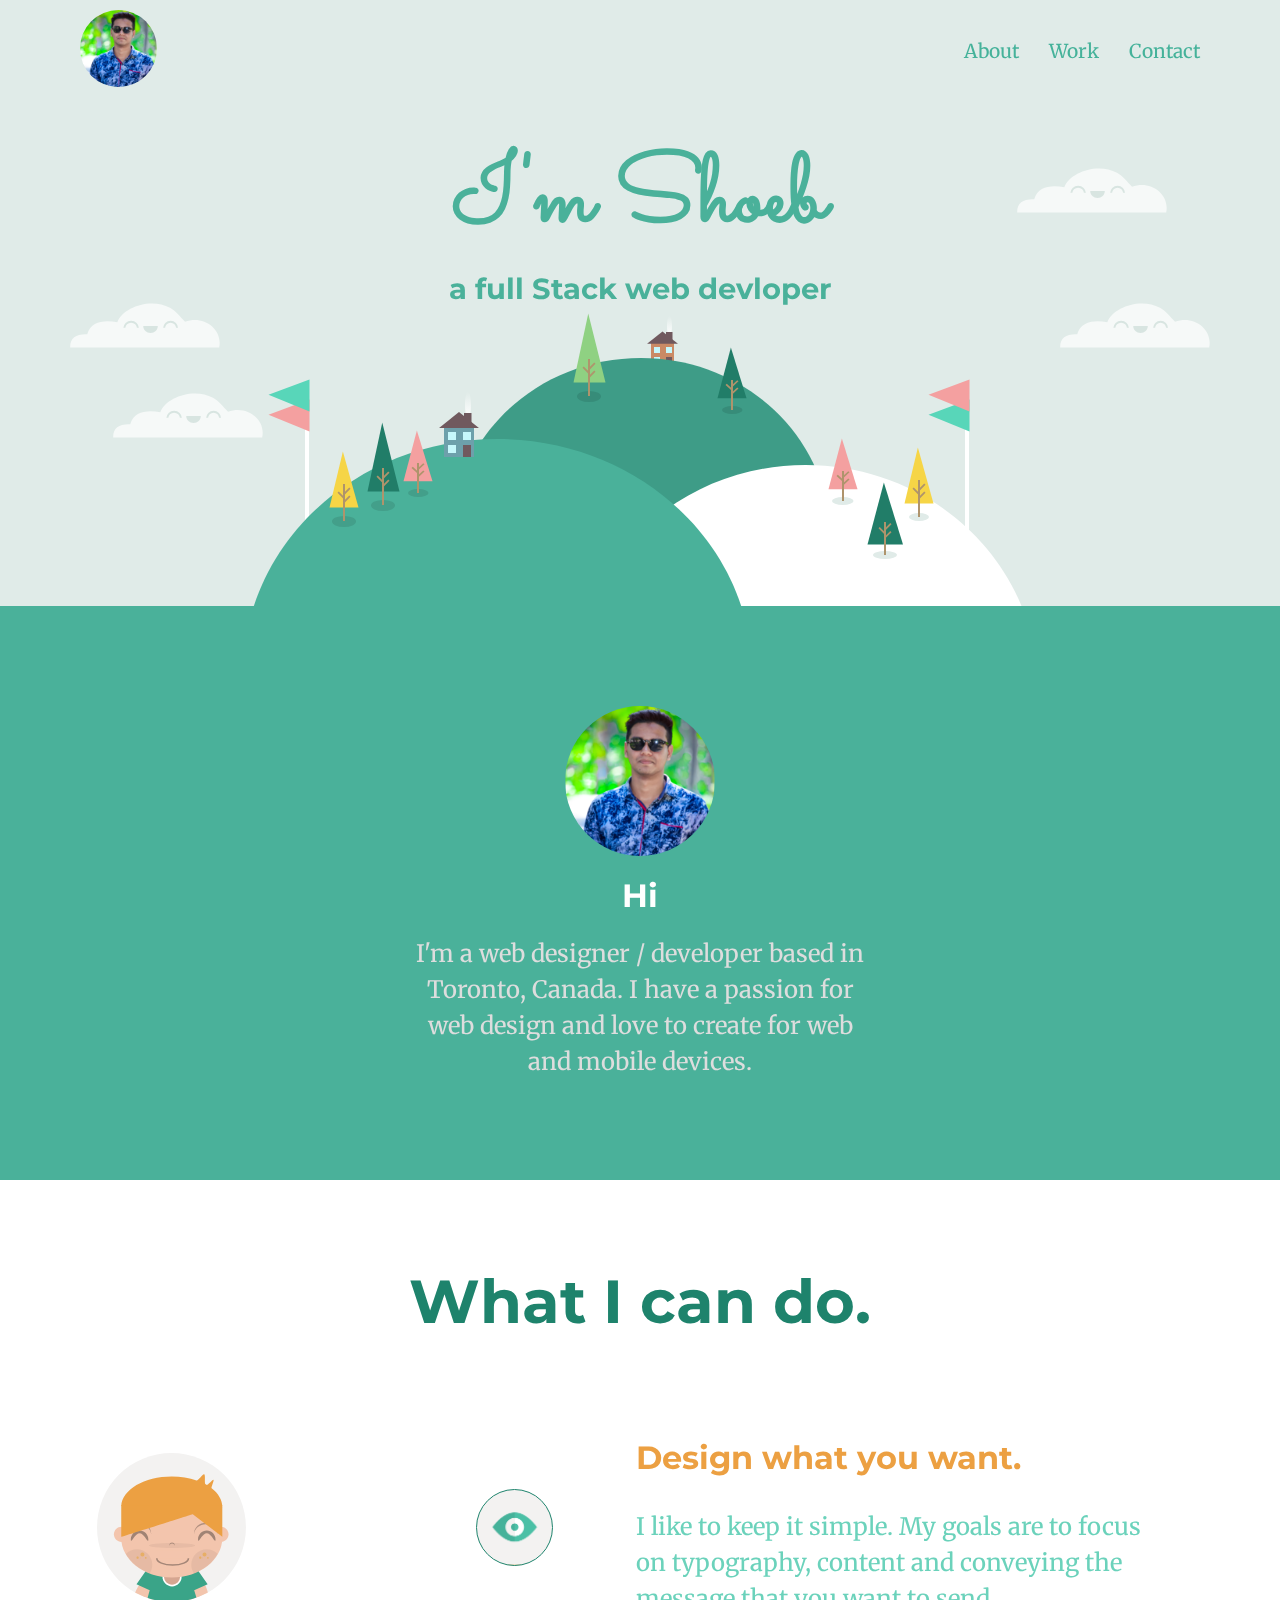
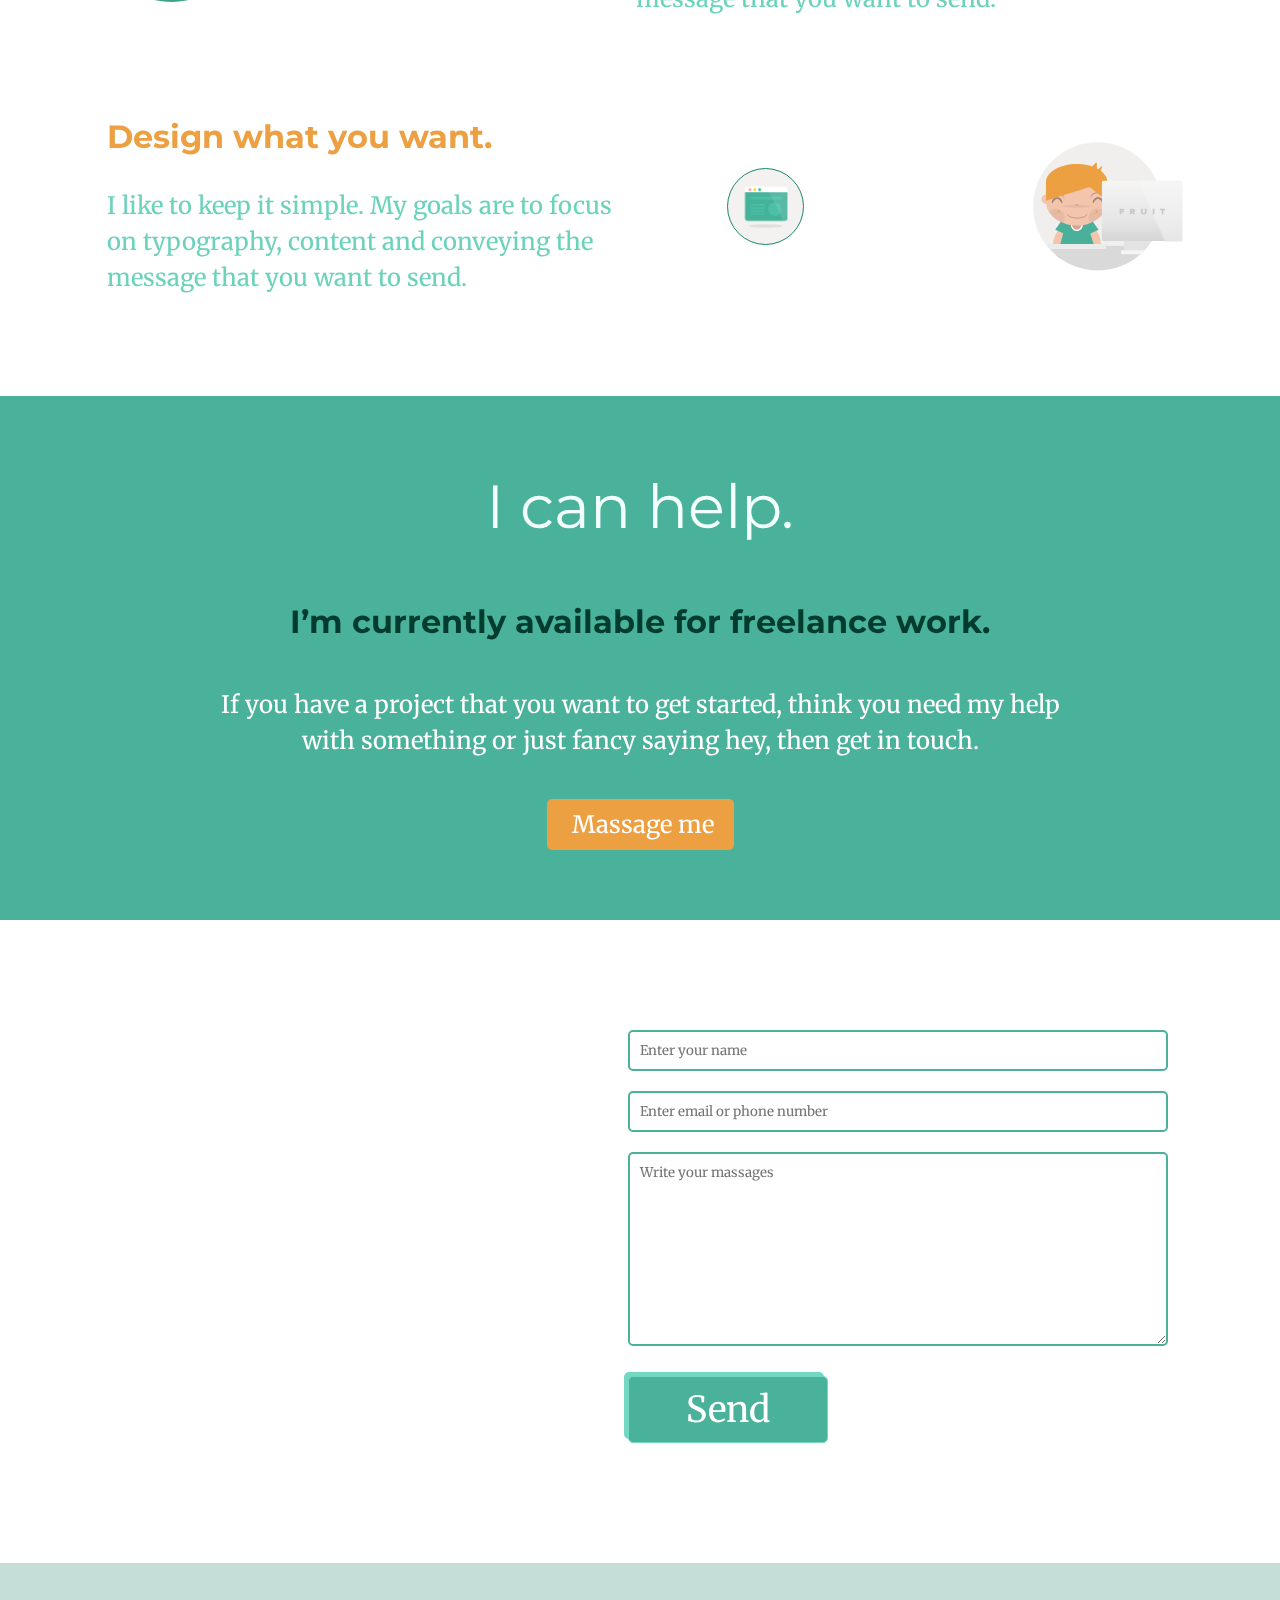
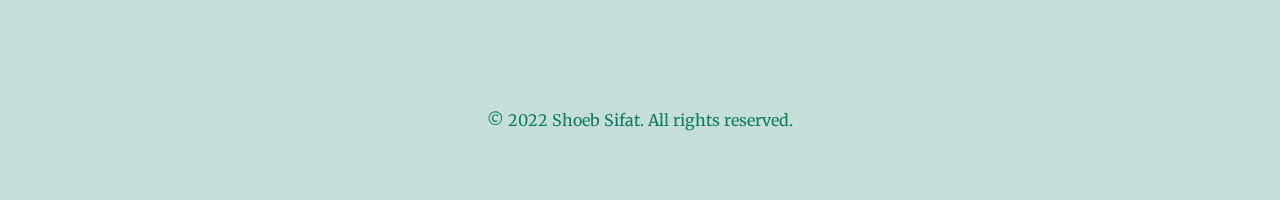
<file: index.html>
<!DOCTYPE html>
<html lang="en">

<head>
    <!--gogle-->
    <meta name="google-site-verification" content="Q-6HBcKZX78RouVDqAOAfeul61CxguMtR9Vn2T_54hw" />
    
    
    <meta charset="UTF-8">
    <meta http-equiv="X-UA-Compatible" content="IE=edge">
    <meta name="viewport" content="width=device-width, initial-scale=1.0">
    <!--*************-Favicon_icon******************-->
    <link rel="apple-touch-icon" sizes="180x180" href="favicon/apple-touch-icon.png">
    <link rel="icon" type="image/png" sizes="32x32" href="favicon/favicon-32x32.png">
    <link rel="icon" type="image/png" sizes="16x16" href="favicon/favicon-16x16.png">
    <link rel="manifest" href="favicon/site.webmanifest">
    <link rel="mask-icon" href="favicon/safari-pinned-tab.svg" color="#5bbad5">
    <meta name="msapplication-TileColor" content="#da532c">
    <meta name="theme-color" content="#ffffff">
    <!-- font_awsom_icon******************* -->
    <link rel="stylesheet" href="https://cdnjs.cloudflare.com/ajax/libs/font-awesome/6.0.0-beta3/css/all.min.css" integrity="sha512-Fo3rlrZj/k7ujTnHg4CGR2D7kSs0v4LLanw2qksYuRlEzO+tcaEPQogQ0KaoGN26/zrn20ImR1DfuLWnOo7aBA==" crossorigin="anonymous" referrerpolicy="no-referrer" />
    <!-- animation_css***************** -->
    <link rel="stylesheet" href="./css/animation.css">
    <!-- main_css *************************-->
    <link rel="stylesheet" href="./css/style.css">
    <title>shoeb's site</title>
</head>

<body>
    <!-- *****************header ***************************************-->
    <!-- *****************header ***************************************-->
    <header>
        <!-- *************nav_bar **************************************-->
        <div class="container" id="top">
            <nav>
                <div class="logo"><a href="#"><img src="./img/log.png" alt="logo"></a></div>
                <div class="menu">
                    <ul>
                        <li><a href="#about">About</a> </li>
                        <li><a href="#work">Work</a></li>
                        <li><a href="#contact">Contact</a></li>
                    </ul>
                </div>
            </nav>
        </div>
        <!-- *****banner_area_content********************************** -->
        <div class="container">
            <div class="banner">
                <h1>I'm Shoeb</h1>
                <h2>a full Stack web devloper</h2>
            </div>
            <img src="./img/cloud.svg" alt="" class="rcloud">
            <img src="./img/cloud.svg" alt="" class="lcloud">
        </div>
    </header>
    <!-- about_section********************************************** -->
    <!-- about_section********************************************** -->
    <section class="about" id="about">
        <div class="about-wraper container">
            <img src="./img/log.png" alt="about_photo">
            <h2>Hi</h2>
            <p>I'm a web designer / developer based in Toronto, Canada. I have a passion for web design and love to
                create for web and mobile devices.</p>
        </div>
    </section>
    <!--******** work_section******************************************* -->
    <!--******** work_section******************************************* -->
    <section class="work">
        <div class="work-wraper container" id="work">
            <h2>What I can do.</h2>
            <div class="work-box">
                <div class="img">
                    <img src="./img/me.svg" class="work-main" alt="">
                    <div class="sprit"></div>
                </div>
                <div class="work-text">
                    <h3>Design what you want.</h3>
                    <p>I like to keep it simple. My goals are to focus on typography, content and conveying the message that you want to send.</p>
                </div>
            </div>
            <div class="work-box dev-work-box">
                <div class="img dev-img">
                    <img src="./img/me-dev.svg" class="work-main" alt="">
                    <div class="sprit sprit2"></div>
                </div>
                <div class="work-text dev-work-text">
                    <h3>Design what you want.</h3>
                    <p>I like to keep it simple. My goals are to focus on typography, content and conveying the message that you want to send.</p>
                </div>
            </div>
        </div>
    </section>
    <!-- help_area*********************************************** -->
    <!-- help_area*********************************************** -->
    <section class="help">
        <div class="help-wraper container">
            <h2>I can help.</h2>
            <h3>I’m currently available for freelance work.</h3>
            <p>If you have a project that you want to get started, think you need my help with something or just fancy saying hey, then get in touch.</p>
            <div class="btn">
                <a href="#" class="myButton"><i class="far fa-envelope"></i>Massage me</a>
            </div>
        </div>
    </section>
    <!-- contact_area******************************** -->
    <!-- contact_area******************************** -->
    <section class="contact">
        <div class="contact-wraper container">
            <div class="map">
                <iframe src="https://www.google.com/maps/embed?pb=!1m18!1m12!1m3!1d29529.0974608317!2d90.07578827320579!3d22.310651013500713!2m3!1f0!2f0!3f0!3m2!1i1024!2i768!4f13.1!3m3!1m2!1s0x30aaa39374e27c7d%3A0x66fceafe19677b18!2sBamna!5e0!3m2!1sen!2sbd!4v1642613760206!5m2!1sen!2sbd" width="" height="" style="border:0;" allowfullscreen="" loading="lazy"></iframe>
            </div>
            <div  class="form" id="contact">
                <form action="https://formspree.io/f/xeqnoyqa" method="post" >
                    <input type="text" name="name" id="" placeholder="Enter your name">
                    <input type="text" name="email" id="" placeholder="Enter email or phone number">
                    <textarea name="massages" id="" cols="30" rows="10" class="textarea" placeholder="Write your massages"></textarea>
                    <button type="submit"><i class="fas fa-paper-plane"></i> Send </button>
                </form>
            </div>
        </div>
    </section>
    <!--*************** footer_area************************* -->
    <!--*************** footer_area************************* -->
    <footer>
        <div class="footer-wraper container">
            <ul>
                <li><a href="https://www.facebook.com/shoebsifat360" target="_blank"><i class="fab fa-facebook-square"></i></a></li>
                <li><a href="https://www.instagram.com/shoeb.sifat360/?hl=en" target="_blank"><i class="fab fa-instagram-square"></i></a></li>
                <li><a href="https://twitter.com/shoebsifat360" target="_blank"><i class="fab fa-twitter-square"></i></a></li>
                <li><a href="https://github.com/shoebsifat360" target="_blank"><i class="fab fa-github-square"></i></a></li>
            </ul>
            <p>© 2022 <a href="https://www.facebook.com/shoebsifat360" target="_blank"></a> Shoeb Sifat. All rights reserved.</p>
        </div>
    </footer>
    <!-- TOP_BUTTON -->
    <!-- TOP_BUTTON -->
    <!-- TOP_BUTTON -->
    <a href="#top" class="top"><i class="fas fa-chevron-circle-up"></i></a>

</body>

</html>
</file>
<file: css/animation.css>
/* h1animation********************* */
/* animation********************* */
/* animation********************* */
h1 {
	animation-name: same;
	animation-duration: 3s;
	animation-direction: alternate-reverse;
	animation-iteration-count: infinite;
}

@keyframes same {
	0% {
		transform: scale(0.5);
	}

	100% {
		transform: scale(1);
	}
}

.about-wraper h2{
    animation-name: tata;
    animation-duration: 2s;
    animation-direction: normal;
    animation-iteration-count: infinite;
}
@keyframes tata{
    0%{
        
        transform: scale(.1);
    }
    25%{
        
        transform: scale(.5);
    }
    50%{
        
        transform: scale(1);
    }
    75%{
        
        transform: scale(1.5);
    }
    100%{
        
        transform: scale(2);
    }
}

.lcloud{
    animation-name: cloud;
    animation-duration: 10s;
    animation-direction: alternate;
    animation-iteration-count: infinite;
}
/* @keyframes cloud{
    0%{
        position: absolute;
        top: 52%;
        left: 0%;
        transform: scale(.6);
    }
    98%{
        position: absolute;
        top: 52%;
        left: 99%;
        transform: scale(1);
    }
    100%{
        top: 52%;
        left: 100%;
        transform: scale(0);
    }
}
.rcloud{
    animation-name: cloud;
    animation-duration: 10s;
    animation-direction: alternate;
    animation-iteration-count: infinite;
    animation-delay: -10s;
} */

/* sprit animation---start****************** */
/* sprit animation---start****************** */
/* sprit animation---start****************** */
.sprit {
	animation-name: sprit;
	animation-duration: 6s;
	animation-direction: alternate-reverse;
	animation-iteration-count: infinite;
}

.sprit2 {
	animation-name: sprit;
	animation-duration: 6s;
	animation-direction: alternate-reverse;
	animation-iteration-count: infinite;
	animation-delay: -6s;
}

@keyframes sprit {
	5% {
		background-position: 0 0px;
	}

	35% {
		background-position: 0 0px;
	}

	40% {
		background-position: 0 -64px;
	}

	68% {
		background-position: 0 -64px;
	}

	73% {
		background-position: 0 -154px;
	}

	100% {
		background-position: 0 -154px;
	}
}
</file>
<file: css/style.css>
@import url('https://fonts.googleapis.com/css2?family=Cookie&family=Merriweather:ital@1&family=Montserrat&family=Sacramento&family=Source+Sans+Pro:ital,wght@0,200;0,300;0,400;0,600;0,700;0,900;1,200;1,300;1,400;1,600;1,700&family=The+Nautigal:wght@400;700&display=swap');


/* font-family: 'Cookie', cursive;
font-family: 'Merriweather', serif;
font-family: 'Montserrat', sans-serif;
font-family: 'Sacramento', cursive;
font-family: 'Source Sans Pro', sans-serif;
font-family: 'The Nautigal', cursive; */


* {
	margin: 0;
	padding: 0;
	box-sizing: border-box;
	font-family: 'Merriweather', serif;
	scroll-behavior: smooth;
}

body {
	/* text-align: center; */
}

a {
	text-decoration: none;
}

h1 {
	font-family: 'Sacramento', cursive;
}

h2,
h3 {
	font-family: 'Montserrat', sans-serif;
}

.container {
	max-width: 1140px;
	margin: 0 auto;
	padding: 0px 10px;
	position: relative;
}

header {
	background: #e0ebe8;
	background-image: url(../img/land.svg), url(../img/cloud.svg), url(../img/cloud.svg);
	background-position: 50% 100%, 10% 70%, 90% 30%;
	background-repeat: no-repeat;
	position: relative;
}

header .container {}

header .container nav {
	display: flex;
	flex-flow: wrap;
	justify-content: space-between;
	align-items: center;
	padding: 10px 0px;
	position: sticky;
	top: 0;
}

header .container nav .logo {
	height: 1;
}

header .container nav .logo a {}

header .container nav .logo a img {
	height: 77px;
	width: auto;
	border-radius: 50%;
}

header .container nav .menu {}

header .container nav .menu ul {
	display: flex;
	list-style: none;
	gap: 0 30px;
}

header .container nav .menu ul li {}

header .container nav .menu ul li a {
	text-decoration: none;
	color: #45b29a;
	font-size: 120%;
	position: relative;
}

header .container nav .menu ul li a::after {
	content: " ";
	width: 0%;
	height: 0.125em;
	background: #eca042;
	position: absolute;
	bottom: 0;
	left: -5%;
}

/********menu_____hover********/
/********hover********/
/********hover********/

header .container nav .menu ul li a:hover {
	color: #197561;
	transition: 0.5s;
}

header .container nav .menu ul li a:hover::after {
	width: 110%;
	transition: 0.5s;
}

/* *************Banner_area********************* */
/* *************Banner_area********************* */
/* *************Banner_area********************* */
header .container .banner {
	display: flex;
	justify-content: center;
	flex-flow: column wrap;
	align-items: center;
	padding: 30px 0% 250px;
	color: #4ab19a;
}

header .container .banner h1 {
	font-size: 600%;
}
/***** banner h1 animation end************ */
/***** banner h1 animation end************ */
/***** banner h1 animation end************ */
header .container .banner h2 {
	font-size: 180%;
	margin: 0 0 50px;
}

.about {
	background: #4ab19a;
}

.about .about-wraper {
	display: flex;
	flex-flow: column;
	justify-content: center;
	align-items: center;
	padding: 100px 0;
}

.about .about-wraper img {
	height: 150px;
	width: auto;
	border-radius: 50%;
}

.about .about-wraper h2 {
	font-size: 2em;
	color: #fff;
	line-height: 2.5;
}

.about .about-wraper p {
	max-width: 460px;
	font-size: 1.5em;
	margin: auto;
	text-align: center;
	line-height: 1.5;
	color: #ddd;
}

.work {}

.work .work-wraper {
	padding: 84px 0px 0;
}

.work .work-wraper h2 {
	display: flex;
	justify-content: center;
	font-size: 3.8em;
	color: #1e836c;
	margin-bottom: 50px;
}

.work .work-wraper .work-box {
	display: flex;
	justify-content: space-around;
	gap: 30px 20px;
	flex-flow: wrap;
	margin: 100px 0px;
}

.work .work-wraper .work-box .img {
	flex-basis: 40%;
	display: flex;
	justify-content: space-between;
	align-items: center;
	gap: 0 100px;
}

.work .work-wraper .work-box .img img {
	width: 150px;
}

.work .work-wraper .work-box .sprit {
	height: 77px;
	width: 77px;
	border: 1px solid #1e836c;
	border-radius: 50%;
	position: relative;
	background-image: url(../img/design-icons-vert@2x.png);
	background-position: 0 -64;
	background-repeat: no-repeat;
	background-size: cover;
	position: relative;
}

.work .work-wraper .work-text {
	padding: 0 10px;
}

.work .work-wraper .work-text h3 {
	font-size: 2em;
	color: #eca042;
	padding-bottom: 1em;
}

.work .work-wraper .work-text p {
	font-size: 1.5em;
	color: #6bd2bb;
	max-width: 537px;
	line-height: 1.5;
}

.work .work-wraper .dev-work-box {
	flex-flow: wrap-reverse;
}

.work .work-wraper .dev-work-box .dev-img {
	order: 2;
}

.work .work-wraper .dev-work-box .dev-img img {
	order: 2;
}

.work .work-wraper .work-box .sprit2 {
	background-image: url(../img/dev-icons-vert@2x.png);
}

.work .work-wraper .dev-work-box .dev-work-text {}

/********** help_area********************* */
/********** help_area********************* */
/********** help_area********************* */
/********** help_area********************* */
.help {
	background: #4ab19a;
}

.help .help-wraper {
	display: flex;
	flex-flow: column;
	justify-content: center;
	align-items: center;
	padding: 50px 0;
}

.help .help-wraper h2 {
	font-size: 3.8em;
	color: #f2fffc;
	font-weight: 400;
	line-height: 2;
}

.help .help-wraper h3 {
	font-size: 2em;
	line-height: 2;
	padding: 2% 0;
	color: #013c2f;
}

.help .help-wraper p {
	font-size: 1.5em;
	padding: 10px 0 20px;
	text-align: center;
	max-width: 850px;
	line-height: 1.5;
	color: #fff;
}

.help .help-wraper .btn {}

.help .help-wraper .btn a {
	text-decoration: none;
	font-size: 1.5em;
	background: #eca042;
	color: #fff;
	padding: 10px 20px;
	border-radius: 5px;
	margin: 20px 0px;
	display: inline-block;
}

.help .help-wraper .btn a i {
	margin-right: 5px;
}
.help .help-wraper .btn a:hover{
	background: #1e836c;
	transition: 0.5s;
	transform: scale(1.2);
	box-shadow: 0px 0px 10px 2px;
}

/************** contack_area*********** */
/************** contack_area*********** */
/************** contack_area*********** */
/************** contack_area*********** */
.contact {}

.contact .contact-wraper {
	padding: 100px 10px;
	display: flex;
	justify-content: space-around;
	align-items: center;
	flex-flow: wrap-reverse;
}

.contact .contact-wraper .map {
	flex-basis: 470px;
}

.contact .contact-wraper .map iframe {
	width: 100%;
	height: 400px;
}

.contact .contact-wraper .form {
	flex-basis: 50%;
}

.contact .contact-wraper .form form {
	display: flex;
	flex-flow: column;
	font-size: 1.5em;
}

.contact .contact-wraper .form form input {
	padding: 10px;
	margin: 10px;
	border: 2px solid #4ab19a;
	border-radius: 5px;
	color: #c26f08 !important;
	max-width: 600px;
	outline-color: #eca042;
}

.contact .contact-wraper .form form .textarea {
	padding: 10px;
	margin: 10px;
	border: 2px solid #4ab19a;
	border-radius: 5px;
	color: #c26f08 !important;
	max-width: 600px;
	outline-color: #eca042;
}

.contact .contact-wraper .form form button {
	text-decoration: none;
	font-size: 1.5em;
	background: #4ab19a;
	color: #fff;
	padding: 10px 20px;
	border-radius: 5px;
	margin: 20px 10px;
	display: inline-block;
	width: 200px;
	border: 1px solid #72d8c2;
	cursor: pointer;
	box-shadow: -4px -4px #72d8c2;
}
/* hover_button*********** */
.contact .contact-wraper .form form button:hover{
	background: #ff940f;
	transition: 0.5s;
	transform: scaleX(1.2);
	transform-origin: left center;
}

/* fotter_area******************************** */
/* fotter_area******************************** */
/* fotter_area******************************** */
/* fotter_area******************************** */
footer {
	padding: 50px;
	background: #c5ded7;
}

footer .footer-wraper {}

footer .footer-wraper ul {
	display: flex;
	flex-flow: wrap;
	justify-content: center;
	align-items: center;
	gap: 20px;
	list-style: none;
}

footer .footer-wraper ul li {}

footer .footer-wraper ul li a {
	color: #4ab19a;
	font-size: 3.8em;
	margin: 20px;
	text-shadow:2px 2px 2px #e0feff;
}
/************* Hover_social*************** */
/************* Hover_social*************** */
/************* Hover_social*************** */
footer .footer-wraper ul li a:hover{
	color: #eca042;
	transition: 0.5s;
	text-shadow:2px 2px 2px #4ab19a;
}
footer .footer-wraper ul li a i {}

footer .footer-wraper p {
	color: #0f7b62;
	font-size: 1em;
	text-align: center;
	margin: 20px 0;
}

footer .footer-wraper p a {
	color: #0f7b62;
}
.top{
	position: fixed;
	bottom: 0;
	right: 1%;
	font-size: 3.8em;
	color: #ff940f;
	text-shadow:1px 1px 2px #ff940f;
}
.top i{}








.rcloud{
	position: absolute;
    top: 40%;
    right: 0%;
}

.lcloud{

position: absolute;

top: 40%;

left: 0%;
}
</file>
